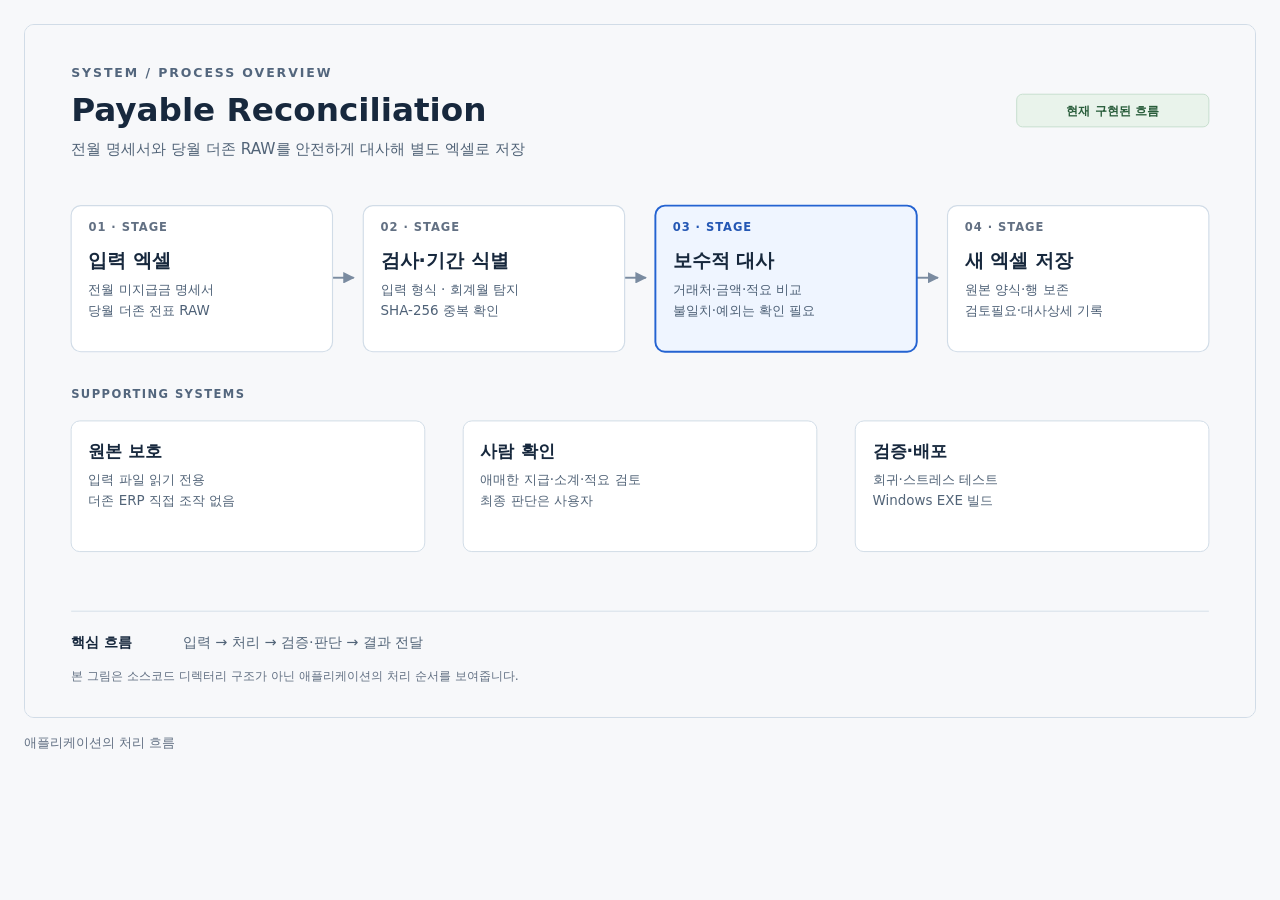
<file: docs/payable-reconciliation-architecture.html>
<!doctype html>
<html lang="ko"><head><meta charset="utf-8"><meta name="viewport" content="width=device-width, initial-scale=1"><title>Payable Reconciliation | System flow</title><style>html{background:#F7F8FA}body{margin:0;color:#17283D;font-family:system-ui,"Malgun Gothic",sans-serif}main{max-width:1280px;margin:0 auto;padding:24px}.diagram{overflow-x:auto;border:1px solid #D1DCE7;border-radius:10px;background:#F7F8FA}svg{display:block;width:100%;min-width:960px;height:auto}footer{font-size:13px;color:#627083;margin-top:16px}</style></head><body><main><div class="diagram"><svg xmlns="http://www.w3.org/2000/svg" viewBox="0 0 1280 720" width="1280" height="720" role="img" aria-labelledby="title desc"><title id="title">Payable Reconciliation 시스템 흐름</title><desc id="desc">전월 명세서와 당월 더존 RAW를 안전하게 대사해 별도 엑셀로 저장</desc><defs><marker id="arrow" viewBox="0 0 10 10" refX="9" refY="5" markerWidth="6" markerHeight="6" orient="auto"><path d="M0 0 L10 5 L0 10 Z" fill="#7A8BA0"/></marker></defs><rect width="1280" height="720" fill="#F7F8FA"/><g font-family="system-ui, 'Malgun Gothic', sans-serif"><text x="48" y="54" font-size="13" letter-spacing="2" font-weight="700" fill="#53667D">SYSTEM / PROCESS OVERVIEW</text><text x="48" y="100" font-size="34" font-weight="700" fill="#17283D">Payable Reconciliation</text><text x="48" y="134" font-size="16" fill="#526478">전월 명세서와 당월 더존 RAW를 안전하게 대사해 별도 엑셀로 저장</text><rect x="1032" y="72" width="200" height="34" rx="6" fill="#E9F3EB" stroke="#C6DECE"/><text x="1132" y="94" text-anchor="middle" font-size="13" font-weight="700" fill="#285C3A">현재 구현된 흐름</text><path d="M320 263 H342" stroke="#7A8BA0" stroke-width="2"  fill="none" marker-end="url(#arrow)"/><path d="M624 263 H646" stroke="#7A8BA0" stroke-width="2"  fill="none" marker-end="url(#arrow)"/><path d="M928 263 H950" stroke="#7A8BA0" stroke-width="2"  fill="none" marker-end="url(#arrow)"/><rect x="48" y="188" width="272" height="152" rx="10" fill="#FFFFFF" stroke="#D1DCE7" stroke-width="1.2" /><text x="66" y="214" fill="#627083" font-size="12" font-weight="700" letter-spacing="1">01  ·  STAGE</text><text x="66" y="252" fill="#17283D" font-size="20" font-weight="700">입력 엑셀</text><text x="66" y="280" fill="#4E6177" font-size="14">전월 미지급금 명세서</text><text x="66" y="302" fill="#4E6177" font-size="14">당월 더존 전표 RAW</text><rect x="352" y="188" width="272" height="152" rx="10" fill="#FFFFFF" stroke="#D1DCE7" stroke-width="1.2" /><text x="370" y="214" fill="#627083" font-size="12" font-weight="700" letter-spacing="1">02  ·  STAGE</text><text x="370" y="252" fill="#17283D" font-size="20" font-weight="700">검사·기간 식별</text><text x="370" y="280" fill="#4E6177" font-size="14">입력 형식 · 회계월 탐지</text><text x="370" y="302" fill="#4E6177" font-size="14">SHA-256 중복 확인</text><rect x="656" y="188" width="272" height="152" rx="10" fill="#EFF5FF" stroke="#2463D1" stroke-width="2" /><text x="674" y="214" fill="#2457B4" font-size="12" font-weight="700" letter-spacing="1">03  ·  STAGE</text><text x="674" y="252" fill="#17283D" font-size="20" font-weight="700">보수적 대사</text><text x="674" y="280" fill="#4E6177" font-size="14">거래처·금액·적요 비교</text><text x="674" y="302" fill="#4E6177" font-size="14">불일치·예외는 확인 필요</text><rect x="960" y="188" width="272" height="152" rx="10" fill="#FFFFFF" stroke="#D1DCE7" stroke-width="1.2" /><text x="978" y="214" fill="#627083" font-size="12" font-weight="700" letter-spacing="1">04  ·  STAGE</text><text x="978" y="252" fill="#17283D" font-size="20" font-weight="700">새 엑셀 저장</text><text x="978" y="280" fill="#4E6177" font-size="14">원본 양식·행 보존</text><text x="978" y="302" fill="#4E6177" font-size="14">검토필요·대사상세 기록</text><text x="48" y="388" font-size="12" font-weight="700" letter-spacing="1.5" fill="#53667D">SUPPORTING SYSTEMS</text><rect x="48" y="412" width="368" height="136" rx="9" fill="#FFFFFF" stroke="#D1DCE7"/><text x="66" y="450" fill="#17283D" font-size="18" font-weight="700">원본 보호</text><text x="66" y="478" fill="#526478" font-size="14">입력 파일 읽기 전용</text><text x="66" y="500" fill="#526478" font-size="14">더존 ERP 직접 조작 없음</text><rect x="456" y="412" width="368" height="136" rx="9" fill="#FFFFFF" stroke="#D1DCE7"/><text x="474" y="450" fill="#17283D" font-size="18" font-weight="700">사람 확인</text><text x="474" y="478" fill="#526478" font-size="14">애매한 지급·소계·적요 검토</text><text x="474" y="500" fill="#526478" font-size="14">최종 판단은 사용자</text><rect x="864" y="412" width="368" height="136" rx="9" fill="#FFFFFF" stroke="#D1DCE7"/><text x="882" y="450" fill="#17283D" font-size="18" font-weight="700">검증·배포</text><text x="882" y="478" fill="#526478" font-size="14">회귀·스트레스 테스트</text><text x="882" y="500" fill="#526478" font-size="14">Windows EXE 빌드</text><line x1="48" y1="610" x2="1232" y2="610" stroke="#D5DFE9"/><text x="48" y="647" font-size="15" font-weight="700" fill="#17283D">핵심 흐름</text><text x="164" y="647" font-size="15" fill="#526478">입력 → 처리 → 검증·판단 → 결과 전달</text><text x="48" y="682" font-size="13" fill="#627083">본 그림은 소스코드 디렉터리 구조가 아닌 애플리케이션의 처리 순서를 보여줍니다.</text></g></svg></div><footer>애플리케이션의 처리 흐름</footer></main></body></html>
</file>
